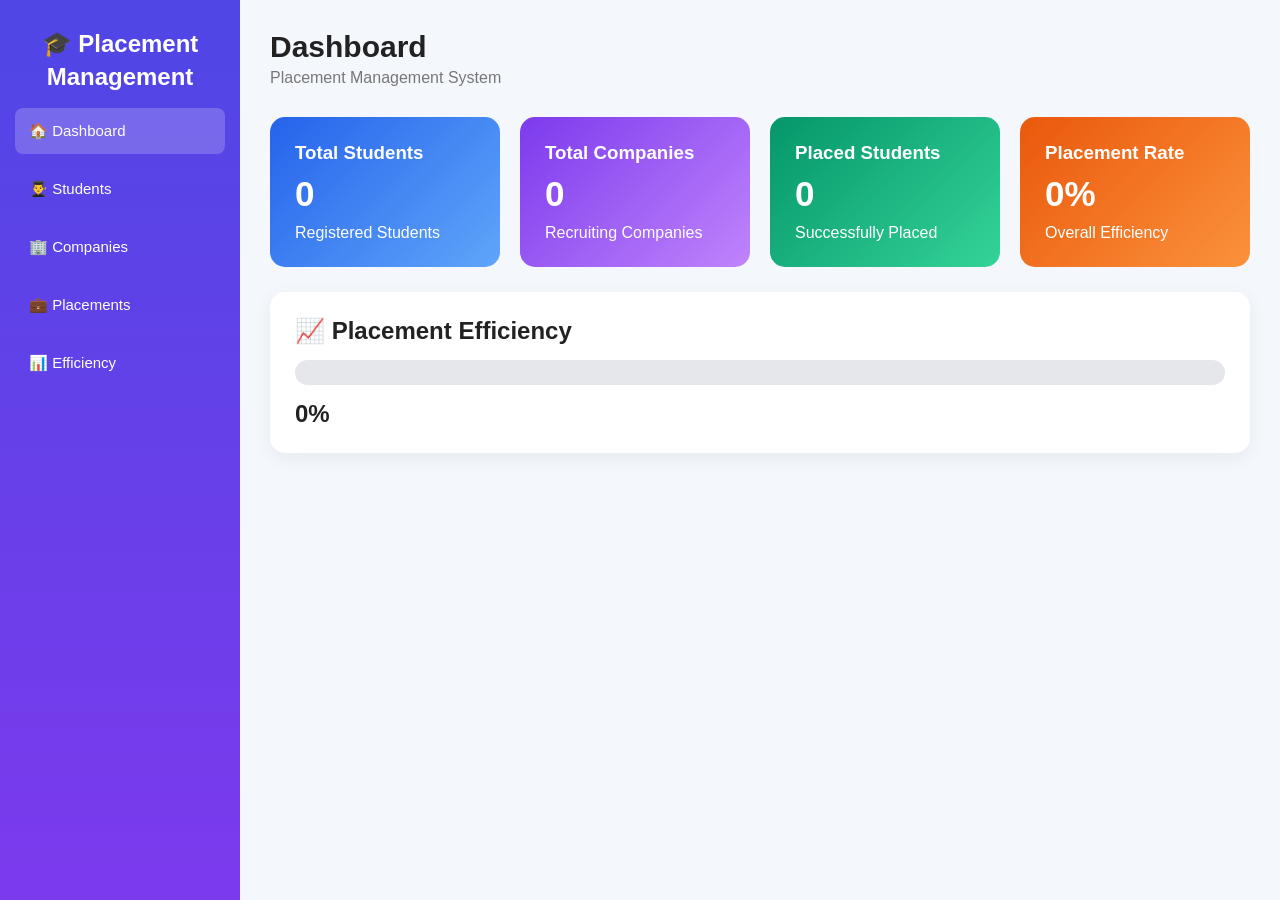
<file: index.html>
<!DOCTYPE html>
<html lang="en">
<head>
<meta charset="UTF-8">
<meta name="viewport" content="width=device-width, initial-scale=1.0">
<title>Placement Management System</title>

<style>
*{
    margin:0;
    padding:0;
    box-sizing:border-box;
    font-family:Arial,sans-serif;
}

body{
    background:#f4f7fb;
    color:#222;
}

.sidebar{
    position:fixed;
    width:240px;
    height:100vh;
    background:linear-gradient(180deg,#4f46e5,#7c3aed);
    color:white;
    padding:30px 15px;
}

.sidebar h2{
    text-align:center;
    margin-bottom:5px;
}

.sidebar button{
    width:100%;
    padding:14px;
    margin-top:12px;
    border:0;
    border-radius:8px;
    background:transparent;
    color:white;
    text-align:left;
    font-size:15px;
    cursor:pointer;
}

.sidebar button:hover,
.sidebar button.active{
    background:rgba(255,255,255,.2);
}

.main{
    margin-left:240px;
    padding:30px;
}

header{
    display:flex;
    justify-content:space-between;
    margin-bottom:30px;
}

header h1{
    font-size:30px;
}

header p{
    color:#777;
    margin-top:5px;
}

.cards{
    display:grid;
    grid-template-columns:repeat(4,1fr);
    gap:20px;
    margin-bottom:25px;
}

.card{
    padding:25px;
    color:white;
    border-radius:15px;
}

.card h1{
    margin:10px 0;
    font-size:35px;
}

.blue{
    background:linear-gradient(135deg,#2563eb,#60a5fa);
}

.purple{
    background:linear-gradient(135deg,#7c3aed,#c084fc);
}

.green{
    background:linear-gradient(135deg,#059669,#34d399);
}

.orange{
    background:linear-gradient(135deg,#ea580c,#fb923c);
}

.page{
    display:none;
}

.page.active{
    display:block;
}

.box{
    background:white;
    padding:25px;
    border-radius:15px;
    margin-bottom:25px;
    box-shadow:0 5px 20px rgba(0,0,0,.06);
}

form{
    display:grid;
    grid-template-columns:repeat(2,1fr);
    gap:12px;
}

input,select{
    padding:12px;
    border:1px solid #ddd;
    border-radius:7px;
}

form button{
    padding:12px;
    border:0;
    border-radius:7px;
    background:#4f46e5;
    color:white;
    cursor:pointer;
}

.search{
    width:300px;
    margin-bottom:20px;
}

table{
    width:100%;
    border-collapse:collapse;
}

th,td{
    padding:13px;
    border-bottom:1px solid #eee;
    text-align:left;
}

th{
    background:#f8fafc;
}

.edit{
    background:#2563eb;
    color:white;
    border:0;
    padding:7px 10px;
    border-radius:5px;
    cursor:pointer;
}

.delete{
    background:#dc2626;
    color:white;
    border:0;
    padding:7px 10px;
    border-radius:5px;
    cursor:pointer;
}

.progress{
    height:25px;
    background:#e5e7eb;
    border-radius:20px;
    overflow:hidden;
    margin:15px 0;
}

#bar{
    height:100%;
    width:0%;
    background:linear-gradient(90deg,#4f46e5,#06b6d4);
}

@media(max-width:900px){
    .cards{
        grid-template-columns:1fr 1fr;
    }

    form{
        grid-template-columns:1fr;
    }
}

@media(max-width:600px){
    .sidebar{
        position:relative;
        width:100%;
        height:auto;
    }

    .main{
        margin-left:0;
        padding:15px;
    }

    .cards{
        grid-template-columns:1fr;
    }

    .search{
        width:100%;
    }
}
</style>
</head>

<body>

<!-- SIDEBAR -->

<div class="sidebar">

<h2>🎓 Placement</h2>
<h2>Management</h2>

<button class="active" onclick="showPage('dashboard',this)">
🏠 Dashboard
</button>

<button onclick="showPage('students',this)">
👨‍🎓 Students
</button>

<button onclick="showPage('companies',this)">
🏢 Companies
</button>

<button onclick="showPage('placements',this)">
💼 Placements
</button>

<button onclick="showPage('efficiency',this)">
📊 Efficiency
</button>

</div>


<div class="main">

<!-- DASHBOARD -->

<div id="dashboard" class="page active">

<header>
<div>
<h1>Dashboard</h1>
<p>Placement Management System</p>
</div>
</header>

<div class="cards">

<div class="card blue">
<h3>Total Students</h3>
<h1 id="totalStudents">0</h1>
<p>Registered Students</p>
</div>

<div class="card purple">
<h3>Total Companies</h3>
<h1 id="totalCompanies">0</h1>
<p>Recruiting Companies</p>
</div>

<div class="card green">
<h3>Placed Students</h3>
<h1 id="totalPlaced">0</h1>
<p>Successfully Placed</p>
</div>

<div class="card orange">
<h3>Placement Rate</h3>
<h1 id="placementRate">0%</h1>
<p>Overall Efficiency</p>
</div>

</div>

<div class="box">

<h2>📈 Placement Efficiency</h2>

<div class="progress">
<div id="bar"></div>
</div>

<h2 id="dashboardRate">0%</h2>

</div>

</div>


<!-- STUDENTS -->

<div id="students" class="page">

<header>
<div>
<h1>👨‍🎓 Students</h1>
<p>Manage student records</p>
</div>
</header>

<div class="box">

<h2>Add Student</h2>

<form id="studentForm">

<input id="studentName"
placeholder="Student Name" required>

<input id="studentEmail"
type="email"
placeholder="Email" required>

<input id="studentDept"
placeholder="Department" required>

<input id="studentYear"
type="number"
placeholder="Year" required>

<input id="studentCgpa"
type="number"
step="0.1"
placeholder="CGPA" required>

<select id="studentStatus">

<option value="Eligible">Eligible</option>
<option value="Placed">Placed</option>
<option value="Not Eligible">Not Eligible</option>

</select>

<button type="submit">
Save Student
</button>

</form>

</div>

<div class="box">

<h2>Student List</h2>

<input class="search"
id="studentSearch"
placeholder="🔍 Search student">

<table>

<thead>

<tr>
<th>ID</th>
<th>Name</th>
<th>Email</th>
<th>Department</th>
<th>Year</th>
<th>CGPA</th>
<th>Status</th>
<th>Action</th>
</tr>

</thead>

<tbody id="studentTable"></tbody>

</table>

</div>

</div>


<!-- COMPANIES -->

<div id="companies" class="page">

<header>
<div>
<h1>🏢 Companies</h1>
<p>Manage recruiting companies</p>
</div>
</header>

<div class="box">

<h2>Add Company</h2>

<form id="companyForm">

<input id="companyName"
placeholder="Company Name" required>

<input id="companyRole"
placeholder="Job Role" required>

<input id="companyPackage"
placeholder="Package e.g. 6 LPA" required>

<input id="companyLocation"
placeholder="Location" required>

<button type="submit">
Save Company
</button>

</form>

</div>

<div class="box">

<h2>Company List</h2>

<input class="search"
id="companySearch"
placeholder="🔍 Search company">

<table>

<thead>

<tr>
<th>ID</th>
<th>Company</th>
<th>Role</th>
<th>Package</th>
<th>Location</th>
<th>Action</th>
</tr>

</thead>

<tbody id="companyTable"></tbody>

</table>

</div>

</div>


<!-- PLACEMENTS -->

<div id="placements" class="page">

<header>
<div>
<h1>💼 Placements</h1>
<p>Manage placement records</p>
</div>
</header>

<div class="box">

<h2>Add Placement</h2>

<form id="placementForm">

<input id="placementStudent"
placeholder="Student Name" required>

<input id="placementCompany"
placeholder="Company Name" required>

<input id="placementRole"
placeholder="Job Role" required>

<input id="placementPackage"
placeholder="Package" required>

<input id="placementDate"
type="date" required>

<button type="submit">
Save Placement
</button>

</form>

</div>

<div class="box">

<h2>Placement List</h2>

<input class="search"
id="placementSearch"
placeholder="🔍 Search placement">

<table>

<thead>

<tr>
<th>ID</th>
<th>Student</th>
<th>Company</th>
<th>Role</th>
<th>Package</th>
<th>Date</th>
<th>Action</th>
</tr>

</thead>

<tbody id="placementTable"></tbody>

</table>

</div>

</div>


<!-- EFFICIENCY -->

<div id="efficiency" class="page">

<header>
<div>
<h1>📊 Efficiency Dashboard</h1>
<p>Placement performance analysis</p>
</div>
</header>

<div class="cards">

<div class="card blue">
<h3>Students</h3>
<h1 id="eStudents">0</h1>
</div>

<div class="card green">
<h3>Placed</h3>
<h1 id="ePlaced">0</h1>
</div>

<div class="card purple">
<h3>Companies</h3>
<h1 id="eCompanies">0</h1>
</div>

<div class="card orange">
<h3>Efficiency</h3>
<h1 id="eRate">0%</h1>
</div>

</div>

<div class="box">

<h2>Overall Placement Efficiency</h2>

<div class="progress">
<div id="efficiencyBar"></div>
</div>

<h1 id="efficiencyText">0%</h1>

</div>

</div>

</div>


<script>

let students =
JSON.parse(localStorage.getItem("students")) || [];

let companies =
JSON.parse(localStorage.getItem("companies")) || [];

let placements =
JSON.parse(localStorage.getItem("placements")) || [];

let editStudentIndex = -1;
let editCompanyIndex = -1;
let editPlacementIndex = -1;


/* SAVE DATA */

function saveData(){

localStorage.setItem(
"students",
JSON.stringify(students)
);

localStorage.setItem(
"companies",
JSON.stringify(companies)
);

localStorage.setItem(
"placements",
JSON.stringify(placements)
);

updateDashboard();

}


/* PAGE NAVIGATION */

function showPage(page,button){

document.querySelectorAll(".page")
.forEach(p=>p.classList.remove("active"));

document.getElementById(page)
.classList.add("active");

document.querySelectorAll(".sidebar button")
.forEach(b=>b.classList.remove("active"));

button.classList.add("active");

updateDashboard();

}


/* STUDENT */

document.getElementById("studentForm")
.addEventListener("submit",function(e){

e.preventDefault();

let student={
name:document.getElementById("studentName").value,
email:document.getElementById("studentEmail").value,
dept:document.getElementById("studentDept").value,
year:document.getElementById("studentYear").value,
cgpa:document.getElementById("studentCgpa").value,
status:document.getElementById("studentStatus").value
};

if(editStudentIndex==-1){

students.push(student);

}else{

students[editStudentIndex]=student;

editStudentIndex=-1;

}

saveData();

displayStudents();

this.reset();

});


function displayStudents(list=students){

let table=
document.getElementById("studentTable");

table.innerHTML="";

list.forEach((s,index)=>{

table.innerHTML+=`

<tr>

<td>${index+1}</td>
<td>${s.name}</td>
<td>${s.email}</td>
<td>${s.dept}</td>
<td>${s.year}</td>
<td>${s.cgpa}</td>
<td>${s.status}</td>

<td>

<button class="edit"
onclick="editStudent(${index})">
Edit
</button>

<button class="delete"
onclick="deleteStudent(${index})">
Delete
</button>

</td>

</tr>

`;

});

}


function editStudent(index){

let s=students[index];

document.getElementById("studentName").value=s.name;
document.getElementById("studentEmail").value=s.email;
document.getElementById("studentDept").value=s.dept;
document.getElementById("studentYear").value=s.year;
document.getElementById("studentCgpa").value=s.cgpa;
document.getElementById("studentStatus").value=s.status;

editStudentIndex=index;

}


function deleteStudent(index){

if(confirm("Delete this student?")){

students.splice(index,1);

saveData();

displayStudents();

}

}


document.getElementById("studentSearch")
.addEventListener("input",function(){

let value=this.value.toLowerCase();

let result=students.filter(s=>
s.name.toLowerCase().includes(value)
);

displayStudents(result);

});


/* COMPANY */

document.getElementById("companyForm")
.addEventListener("submit",function(e){

e.preventDefault();

let company={

name:document.getElementById("companyName").value,
role:document.getElementById("companyRole").value,
pack:document.getElementById("companyPackage").value,
location:document.getElementById("companyLocation").value

};

if(editCompanyIndex==-1){

companies.push(company);

}else{

companies[editCompanyIndex]=company;

editCompanyIndex=-1;

}

saveData();

displayCompanies();

this.reset();

});


function displayCompanies(list=companies){

let table=
document.getElementById("companyTable");

table.innerHTML="";

list.forEach((c,index)=>{

table.innerHTML+=`

<tr>

<td>${index+1}</td>
<td>${c.name}</td>
<td>${c.role}</td>
<td>${c.pack}</td>
<td>${c.location}</td>

<td>

<button class="edit"
onclick="editCompany(${index})">
Edit
</button>

<button class="delete"
onclick="deleteCompany(${index})">
Delete
</button>

</td>

</tr>

`;

});

}


function editCompany(index){

let c=companies[index];

document.getElementById("companyName").value=c.name;
document.getElementById("companyRole").value=c.role;
document.getElementById("companyPackage").value=c.pack;
document.getElementById("companyLocation").value=c.location;

editCompanyIndex=index;

}


function deleteCompany(index){

if(confirm("Delete this company?")){

companies.splice(index,1);

saveData();

displayCompanies();

}

}


document.getElementById("companySearch")
.addEventListener("input",function(){

let value=this.value.toLowerCase();

let result=companies.filter(c=>
c.name.toLowerCase().includes(value)
);

displayCompanies(result);

});


/* PLACEMENT */

document.getElementById("placementForm")
.addEventListener("submit",function(e){

e.preventDefault();

let placement={

student:
document.getElementById("placementStudent").value,

company:
document.getElementById("placementCompany").value,

role:
document.getElementById("placementRole").value,

pack:
document.getElementById("placementPackage").value,

date:
document.getElementById("placementDate").value

};

if(editPlacementIndex==-1){

placements.push(placement);

}else{

placements[editPlacementIndex]=placement;

editPlacementIndex=-1;

}

saveData();

displayPlacements();

this.reset();

});


function displayPlacements(list=placements){

let table=
document.getElementById("placementTable");

table.innerHTML="";

list.forEach((p,index)=>{

table.innerHTML+=`

<tr>

<td>${index+1}</td>
<td>${p.student}</td>
<td>${p.company}</td>
<td>${p.role}</td>
<td>${p.pack}</td>
<td>${p.date}</td>

<td>

<button class="edit"
onclick="editPlacement(${index})">
Edit
</button>

<button class="delete"
onclick="deletePlacement(${index})">
Delete
</button>

</td>

</tr>

`;

});

}


function editPlacement(index){

let p=placements[index];

document.getElementById("placementStudent").value=p.student;
document.getElementById("placementCompany").value=p.company;
document.getElementById("placementRole").value=p.role;
document.getElementById("placementPackage").value=p.pack;
document.getElementById("placementDate").value=p.date;

editPlacementIndex=index;

}


function deletePlacement(index){

if(confirm("Delete this placement?")){

placements.splice(index,1);

saveData();

displayPlacements();

}

}


document.getElementById("placementSearch")
.addEventListener("input",function(){

let value=this.value.toLowerCase();

let result=placements.filter(p=>
p.student.toLowerCase().includes(value) ||
p.company.toLowerCase().includes(value)
);

displayPlacements(result);

});


/* DASHBOARD */

function updateDashboard(){

let total=students.length;

let placed=students.filter(
s=>s.status==="Placed"
).length;

let rate=total>0?
Math.round((placed/total)*100):0;


document.getElementById("totalStudents")
.innerText=total;

document.getElementById("totalCompanies")
.innerText=companies.length;

document.getElementById("totalPlaced")
.innerText=placed;

document.getElementById("placementRate")
.innerText=rate+"%";

document.getElementById("dashboardRate")
.innerText=rate+"%";

document.getElementById("bar")
.style.width=rate+"%";


document.getElementById("eStudents")
.innerText=total;

document.getElementById("ePlaced")
.innerText=placed;

document.getElementById("eCompanies")
.innerText=companies.length;

document.getElementById("eRate")
.innerText=rate+"%";

document.getElementById("efficiencyText")
.innerText=rate+"%";

document.getElementById("efficiencyBar")
.style.width=rate+"%";

}


/* INITIAL LOAD */

displayStudents();
displayCompanies();
displayPlacements();
updateDashboard();

</script>

</body>
</html>
</file>
